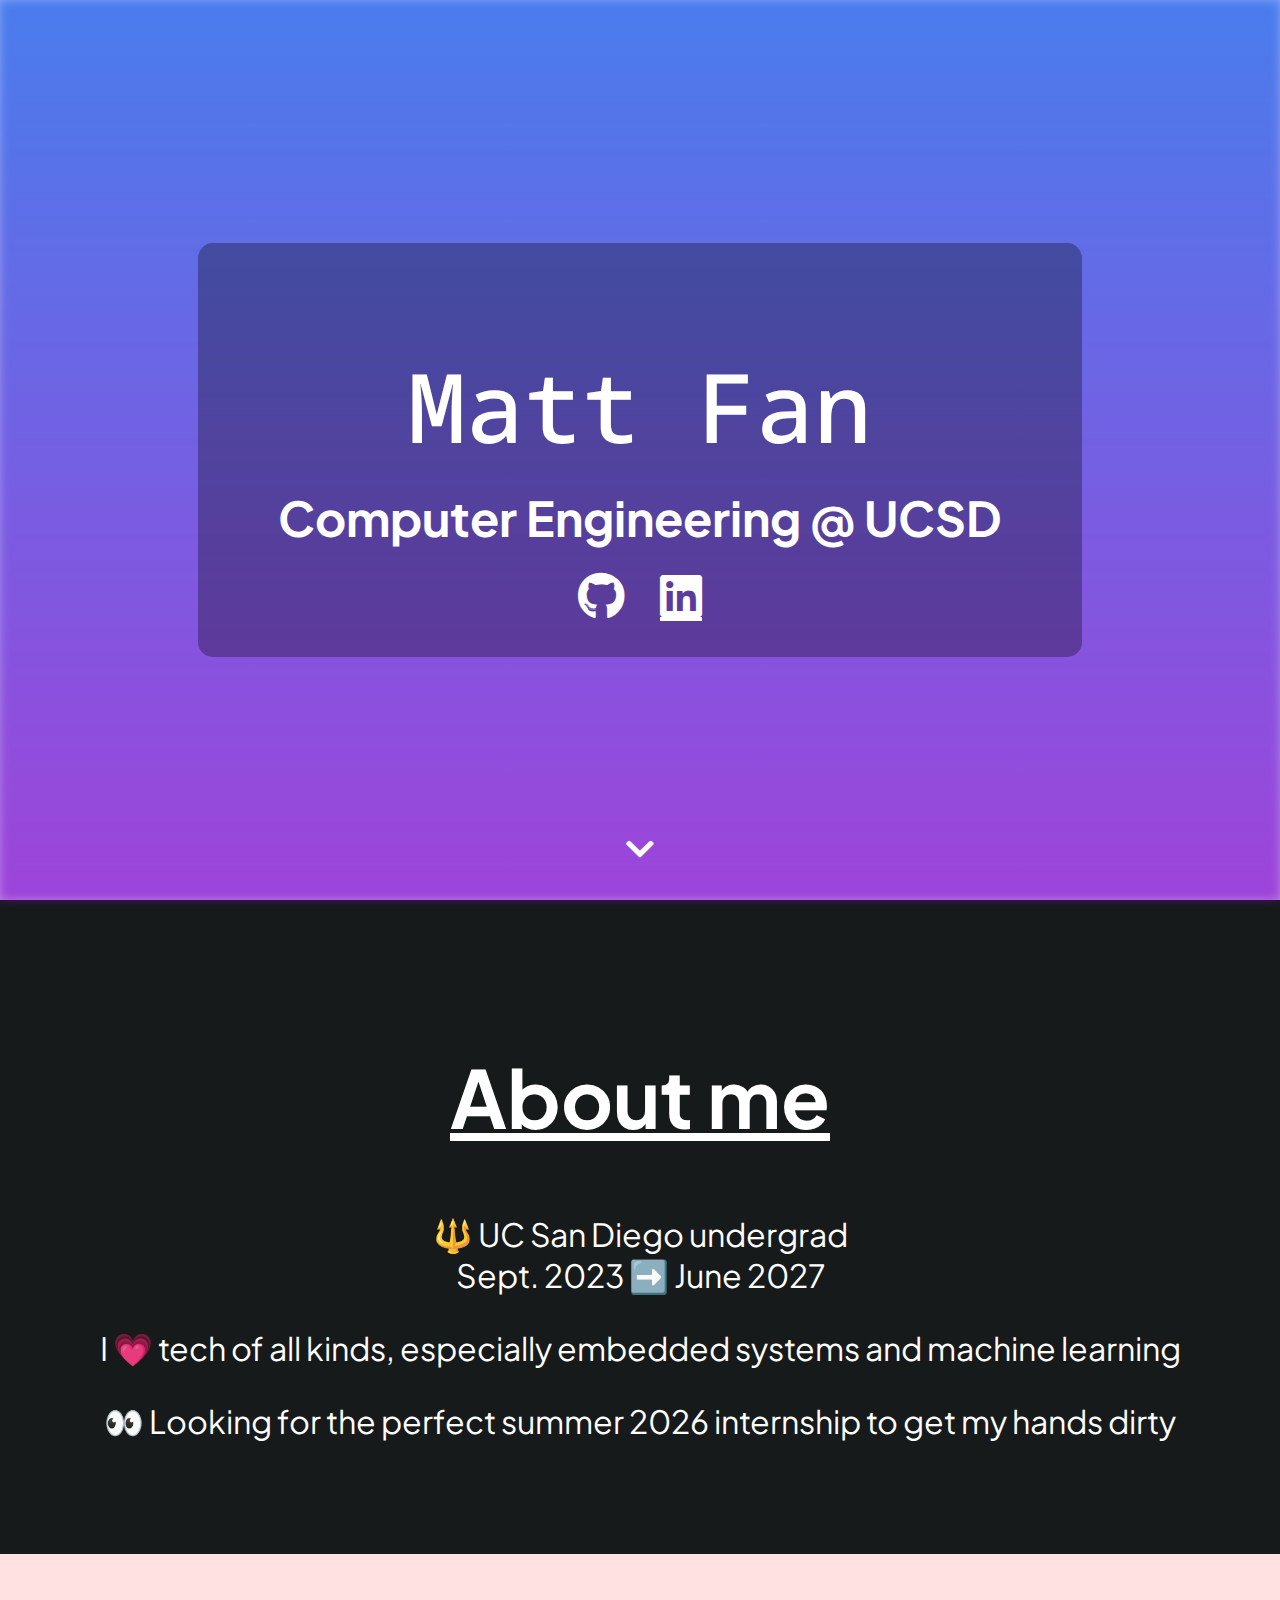
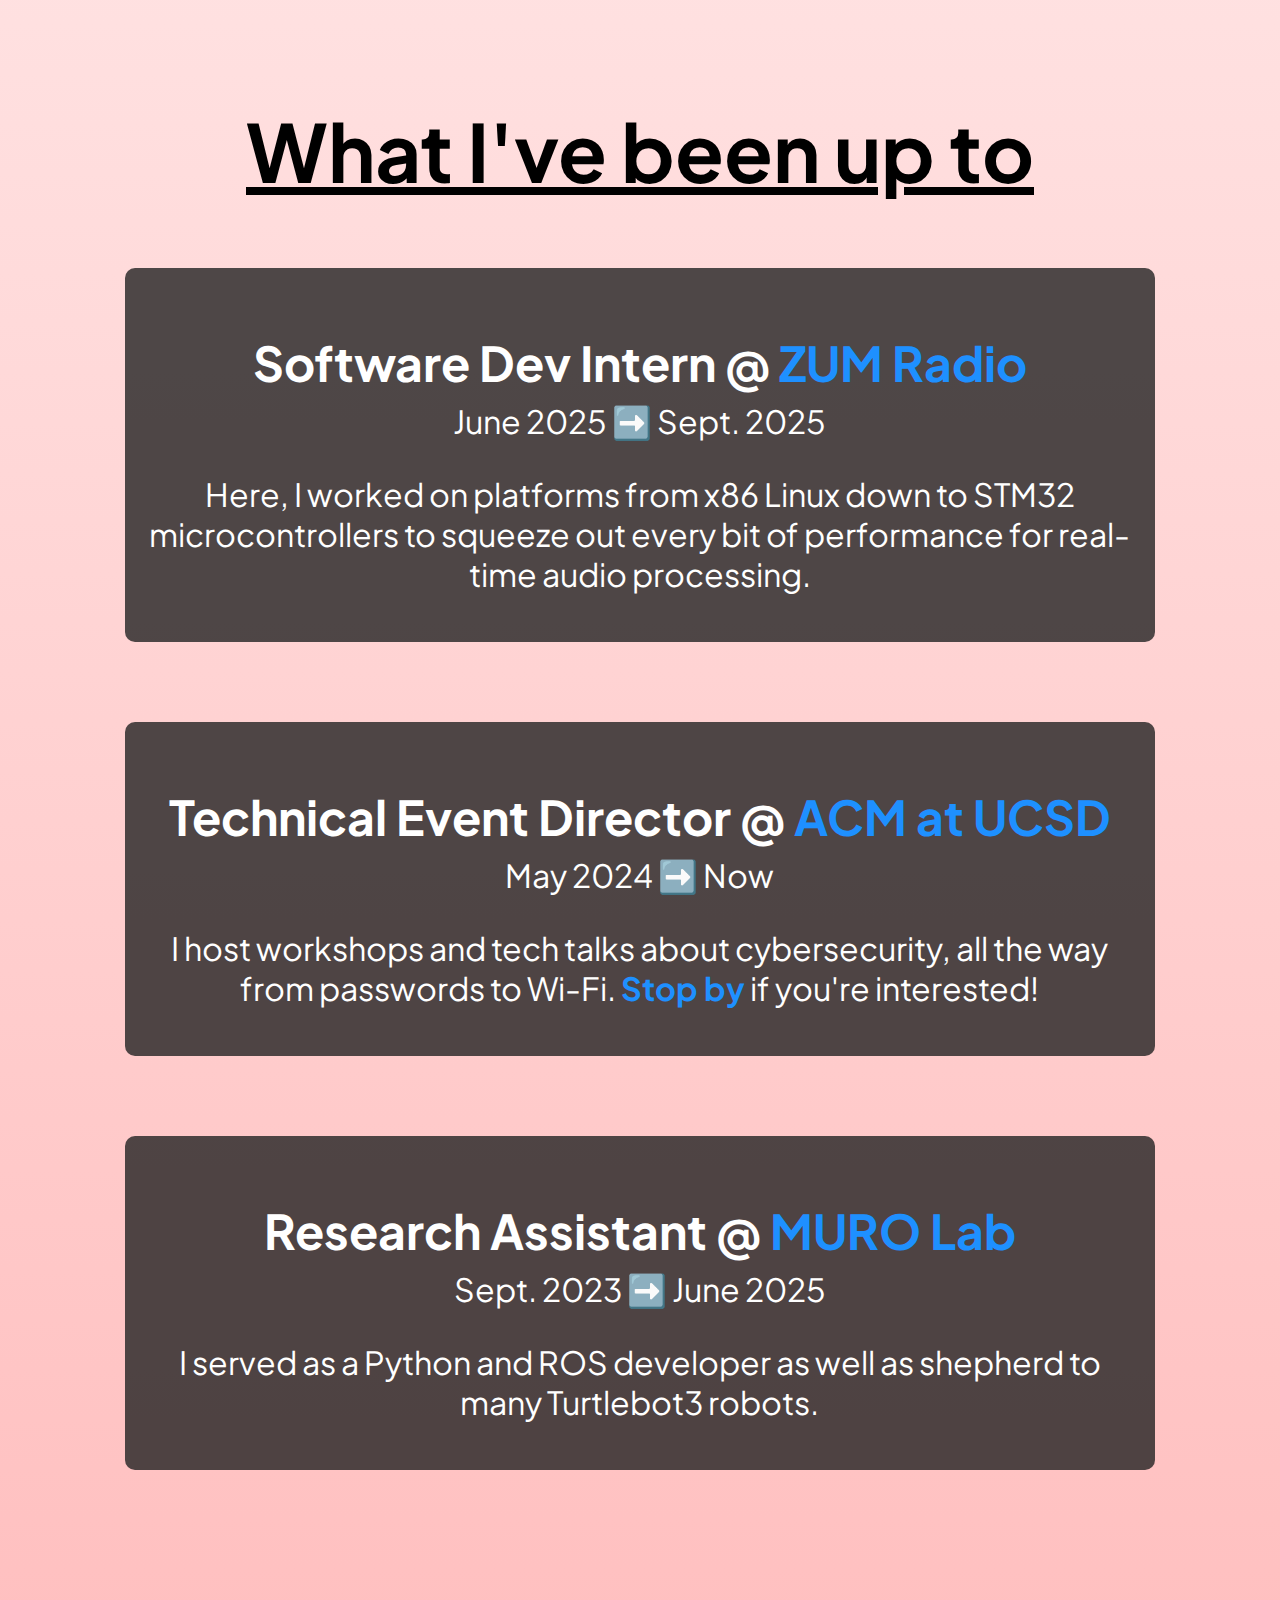
<file: index.html>
<!DOCTYPE html>
<html lang="en">
<head>
    <meta charset="UTF-8">
    <meta name="viewport" content="width=device-width, initial-scale=1.0">
    <title>Matt Fan</title>
    <link rel="preconnect" href="https://fonts.googleapis.com">
<link rel="preconnect" href="https://fonts.gstatic.com" crossorigin>
<link href="https://fonts.googleapis.com/css2?family=Noto+Sans+Mono:wght@100..900&family=Plus+Jakarta+Sans:ital,wght@0,200..800;1,200..800&display=swap" rel="stylesheet">
    <link rel="stylesheet" href="style.css">
    <link rel="stylesheet" href="https://cdnjs.cloudflare.com/ajax/libs/font-awesome/5.15.3/css/all.min.css">
</head>
<body>
    <div class="hero">
        <div class="box">
            <h1>Matt Fan</h1>
            <h2>Computer Engineering @ UCSD</h2>
            <div class="social-icons">
                <a href="https://github.com/mtfn" target="_blank"><i class="fab fa-github"></i></a>
                <a href="https://linkedin.com/in/matt-fan-ucsd/" target="_blank" class="fab fa-linkedin"></i></a>
            </div>
        </div>
        <a href="#about" class="scroll-down">
            <i class="fas fa-chevron-down"></i>
        </a>
    </div>

    <section id="about">
        <h2>About me</h2>
        <p>🔱 UC San Diego undergrad<br> Sept. 2023 ➡️ June 2027</p>
        <p>I 💗 tech of all kinds, especially embedded systems and machine learning</p>
        <p>👀 Looking for the perfect summer 2026 internship to get my hands dirty</p>
    </section>

    <section id="experience">
        <h2>What I've been up to</h2>
        <div class="experience">
        <h3>Software Dev Intern @ <a href="https://zumradio.com" target="_blank">ZUM Radio</a></h3>
        <p>June 2025 ➡️ Sept. 2025</p>
        <p>Here, I worked on platforms from x86 Linux down to STM32 microcontrollers to squeeze out every bit of performance for real-time audio processing.</p>
        </div>

        <div class="experience">
        <h3>Technical Event Director @ <a href="http://acmucsd.com" target="_blank">ACM at UCSD</a></h3>
        <p>May 2024 ➡️ Now</p>
        <p>I host workshops and tech talks about cybersecurity, all the way from passwords to Wi-Fi. <a href="https://cyber.acmucsd.com/events" target="_blank">Stop by</a> if you're interested!</p>
        </div>

        <div class="experience">
        <h3>Research Assistant @ <a href="http://muro.ucsd.edu" target="_blank">MURO Lab</a></h3>
        <p>Sept. 2023 ➡️ June 2025</p>
        <p>I served as a Python and ROS developer as well as shepherd to many Turtlebot3 robots.</p>
        </div>


    </section>


</body>

</html>
</file>
<file: style.css>
body, html {
    margin: 0;
    padding: 0;
    height: 100%;
    font-family: "Plus Jakarta Sans", sans-serif;
    scroll-behavior: smooth;
}


h1 {
  font-size: 6rem;
  font-family: "Noto Sans Mono", monospace;
  font-optical-sizing: auto;
  font-weight: 500;
  font-style: normal;
  margin-bottom: 1rem;
}

.box h2 {
    font-size: 3rem;
    margin-top: 0;
    margin-bottom: 1rem;
}

section h2 {
    font-size: 5rem;
    font-family: "Plus Jakarta Sans", sans-serif;
    font-weight: 700;
    font-style: normal;
    text-decoration: underline;
}

h3 {
    font-size: 3rem;
}

p {
    font-size: 2rem;
}

.hero {
    height: 100vh;
    /*background-image: url('placeholder.jpg');*/
    background: linear-gradient(rgba(13, 81, 230, 0.5), rgba(125, 6, 204, 0.5));
    position: relative;
    display: flex;
    justify-content: center;
    align-items: center;
    color: white;
    text-align: center;
}

.hero::before {
    content: '';
    position: absolute;
    top: 0;
    left: 0;
    right: 0;
    bottom: 0;
    background: inherit;
    filter: blur(5px);
}

.box {
    background: rgba(0, 0, 0, 0.3);
    padding-left: 5rem;
    padding-right: 5rem;
    padding-top: 2rem;
    padding-bottom: 2rem;
    border-radius: 15px;
    position: relative;
    z-index: 1;
}

.social-icons a {
    color: white;
    margin: 0 1rem;
    font-size: 3rem; /* Increased font size for social icons */
}

.scroll-down {
    position: absolute;
    bottom: 2rem;
    color: white;
    font-size: 2rem;
}

section {
    padding: 5rem 1rem;
    text-align: center;
}

section a {
    color: #1E90FF;
    text-decoration: none;
    font-weight: bold;
}

#about {
    background-color: rgb(23, 26, 26);
    color: white;
}

#experience {
    background: linear-gradient(rgba(255, 196, 196, 0.5), rgba(255, 129, 129, 0.5));
}

.experience {
    margin-bottom: 5rem;
    border-radius: 10px;
    background: rgba(34, 34, 34, 0.8);
    color: white;
    padding: 1rem;
    width: 80%;
    position: relative;
    margin-left: auto;
    margin-right: auto;
}

.experience h3 {
    margin-bottom: 0.5rem;
}

.experience p {
    margin-top: 0;
    margin-bottom: 2rem;
}
</file>
